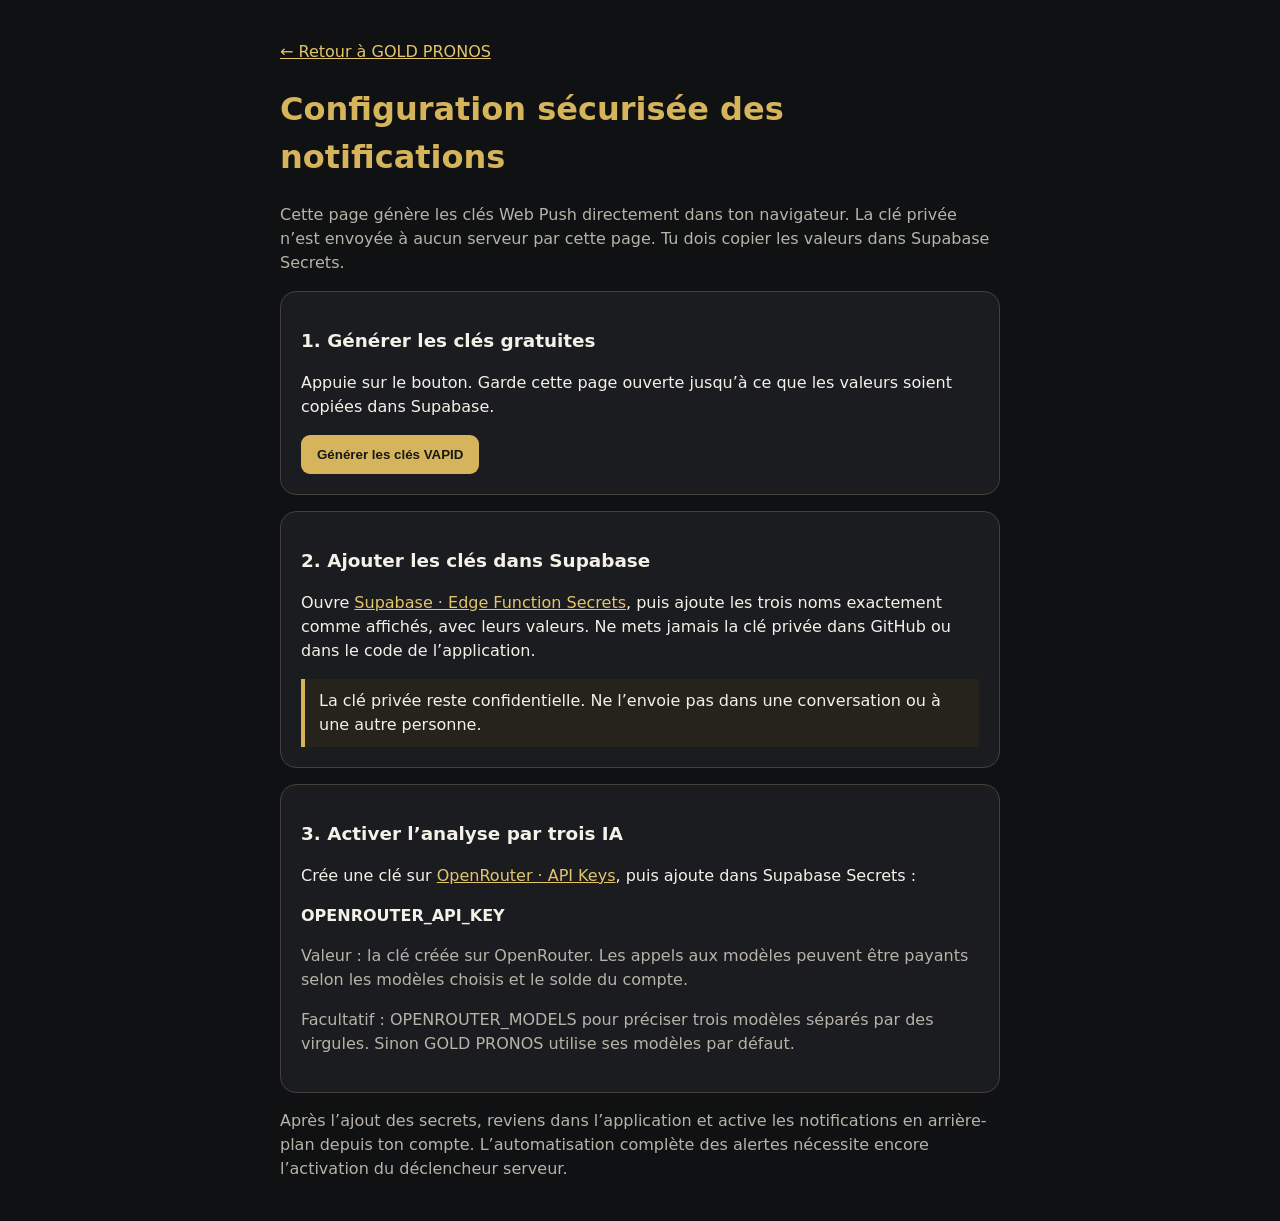
<file: vapid-setup.html>
<!doctype html>
<html lang="fr"><head><meta charset="utf-8"><meta name="viewport" content="width=device-width,initial-scale=1"><meta name="robots" content="noindex"><title>Configuration sécurisée · GOLD PRONOS</title><style>
:root{color-scheme:dark}*{box-sizing:border-box}body{margin:0;padding:24px;font:16px/1.5 system-ui;background:#101113;color:#f4f1e8}.wrap{max-width:720px;margin:auto}.card{background:#1b1c1f;border:1px solid #454039;border-radius:16px;padding:20px;margin:16px 0}h1{color:#d6b45b}h2{font-size:1.15rem}.muted{color:#b7b3a9}.btn{background:#d6b45b;color:#171717;border:0;border-radius:9px;padding:12px 16px;font-weight:700;cursor:pointer}.copy{background:#333;color:#fff;border:1px solid #777;border-radius:8px;padding:8px 12px}.value{word-break:break-all;background:#111;padding:12px;border-radius:8px;font:13px monospace}.item{margin:16px 0}.warn{border-left:4px solid #d6b45b;padding:10px 14px;background:#25231c}.back{color:#e3c56d}
</style></head><body><main class="wrap"><p><a class="back" href="./">← Retour à GOLD PRONOS</a></p><h1>Configuration sécurisée des notifications</h1><p class="muted">Cette page génère les clés Web Push directement dans ton navigateur. La clé privée n’est envoyée à aucun serveur par cette page. Tu dois copier les valeurs dans Supabase Secrets.</p><div class="card"><h2>1. Générer les clés gratuites</h2><p>Appuie sur le bouton. Garde cette page ouverte jusqu’à ce que les valeurs soient copiées dans Supabase.</p><button class="btn" id="generate">Générer les clés VAPID</button><div id="keys" hidden><div class="item"><b>VAPID_PUBLIC_KEY</b><div class="value" id="pub"></div><button class="copy" data-copy="pub">Copier</button></div><div class="item"><b>VAPID_PRIVATE_KEY</b><div class="value" id="priv"></div><button class="copy" data-copy="priv">Copier</button></div><div class="item"><b>VAPID_SUBJECT</b><div class="value" id="subject">https://dieudonnelebanquier7-hue.github.io/gold-pronos/</div><button class="copy" data-copy="subject">Copier</button></div></div></div><div class="card"><h2>2. Ajouter les clés dans Supabase</h2><p>Ouvre <a class="back" href="https://supabase.com/dashboard/project/tmrizkeigrcqzyzashet/functions/secrets" target="_blank" rel="noopener">Supabase · Edge Function Secrets</a>, puis ajoute les trois noms exactement comme affichés, avec leurs valeurs. Ne mets jamais la clé privée dans GitHub ou dans le code de l’application.</p><div class="warn">La clé privée reste confidentielle. Ne l’envoie pas dans une conversation ou à une autre personne.</div></div><div class="card"><h2>3. Activer l’analyse par trois IA</h2><p>Crée une clé sur <a class="back" href="https://openrouter.ai/settings/keys" target="_blank" rel="noopener">OpenRouter · API Keys</a>, puis ajoute dans Supabase Secrets :</p><div class="item"><b>OPENROUTER_API_KEY</b><p class="muted">Valeur : la clé créée sur OpenRouter. Les appels aux modèles peuvent être payants selon les modèles choisis et le solde du compte.</p></div><p class="muted">Facultatif : OPENROUTER_MODELS pour préciser trois modèles séparés par des virgules. Sinon GOLD PRONOS utilise ses modèles par défaut.</p></div><p class="muted">Après l’ajout des secrets, reviens dans l’application et active les notifications en arrière-plan depuis ton compte. L’automatisation complète des alertes nécessite encore l’activation du déclencheur serveur.</p></main><script>
const b64=b=>btoa(String.fromCharCode(...b)).replaceAll('+','-').replaceAll('/','_').replaceAll('=','');const decode=s=>{s=s.replaceAll('-','+').replaceAll('_','/');return Uint8Array.from(atob(s+'='.repeat((4-s.length%4)%4)),c=>c.charCodeAt(0))};
document.getElementById('generate').onclick=async()=>{try{const pair=await crypto.subtle.generateKey({name:'ECDSA',namedCurve:'P-256'},true,['sign','verify']);const jwk=await crypto.subtle.exportKey('jwk',pair.privateKey);const pub=b64(Uint8Array.from([4,...decode(jwk.x),...decode(jwk.y)]));document.getElementById('pub').textContent=pub;document.getElementById('priv').textContent=jwk.d;document.getElementById('keys').hidden=false;document.getElementById('generate').textContent='Générer une nouvelle paire';}catch(e){alert('Impossible de générer les clés sur cet appareil. Ouvre cette page dans Chrome avec une connexion sécurisée.')}};document.querySelectorAll('[data-copy]').forEach(b=>b.onclick=async()=>{const value=document.getElementById(b.dataset.copy).textContent;try{await navigator.clipboard.writeText(value);b.textContent='Copié ✓';}catch(e){alert('Sélectionne la valeur et copie-la manuellement.')}})
</script></body></html>
</file>
